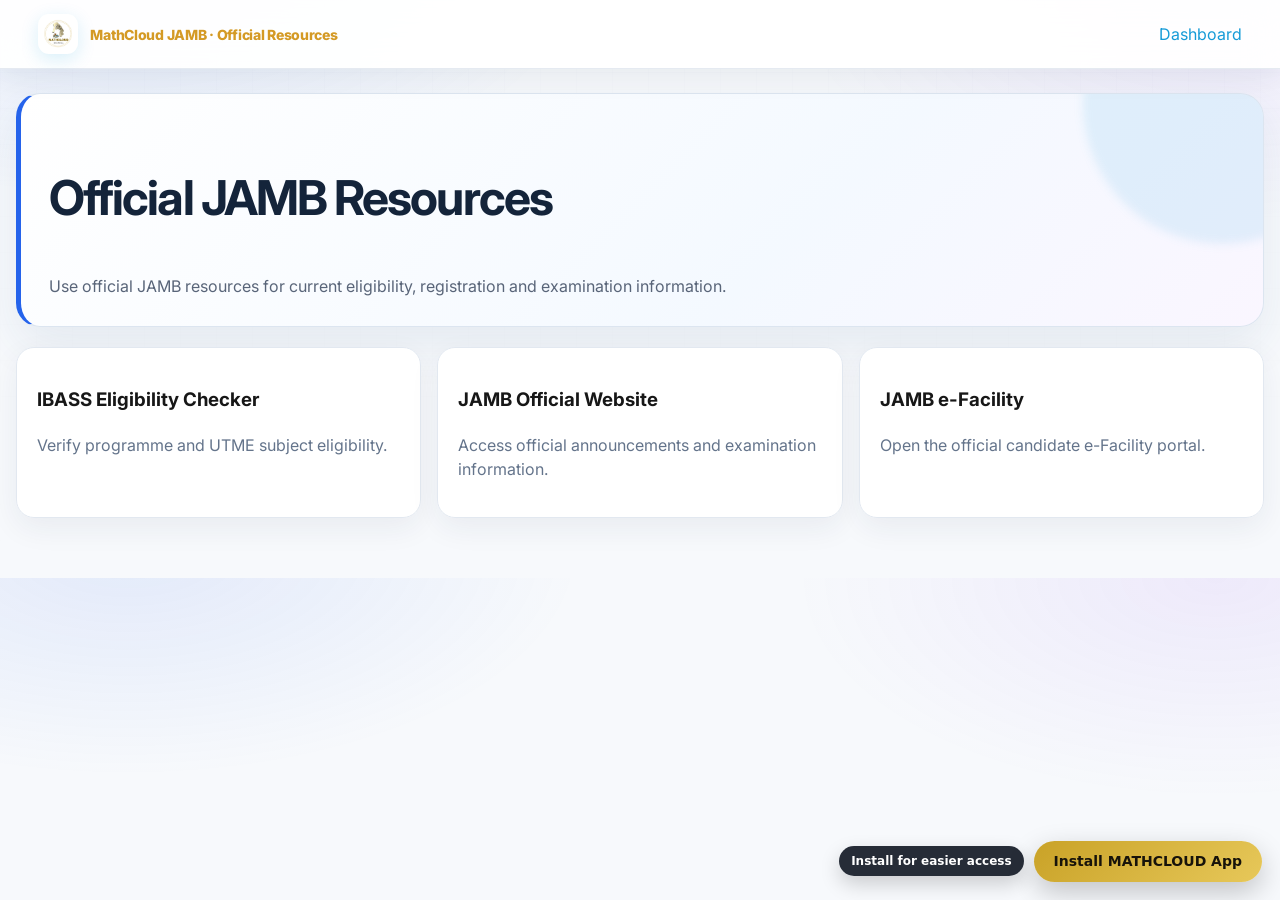
<file: official-resources.html>
<!doctype html><html lang="en"><head><link rel="preconnect" href="https://www.gstatic.com" crossorigin><link rel="preconnect" href="https://www.googleapis.com" crossorigin><link rel="manifest" href="../manifest.json"><meta name="theme-color" content="#c9a227"><meta name="apple-mobile-web-app-capable" content="yes"><meta name="apple-mobile-web-app-status-bar-style" content="default"><meta name="apple-mobile-web-app-title" content="MATHCLOUD"><link rel="stylesheet" href="../pwa.css"><meta charset="utf-8"><meta name="viewport" content="width=device-width,initial-scale=1"><title>Official Resources — MathCloud JAMB</title><link rel="stylesheet" href="../shared/styles.css"></head><body><header class="topbar"><div class="brand"><img decoding="async" src="../assets/logo.png" alt="MathCloud Tutorial logo"><span>MathCloud JAMB · Official Resources</span></div><a href="dashboard.html">Dashboard</a></header><main class="container"><section class="hero"><h1>Official JAMB Resources</h1><p class="muted" style="margin:0">Use official JAMB resources for current eligibility, registration and examination information.</p></section><div class="grid grid-3" style="margin-top:20px"><a class="card card-link" href="https://eligibility.jamb.gov.ng/" target="_blank" rel="noopener noreferrer"><h3>IBASS Eligibility Checker</h3><p class="muted">Verify programme and UTME subject eligibility.</p></a><a class="card card-link" href="https://www.jamb.gov.ng/" target="_blank" rel="noopener noreferrer"><h3>JAMB Official Website</h3><p class="muted">Access official announcements and examination information.</p></a><a class="card card-link" href="https://efacility.jamb.gov.ng/account/" target="_blank" rel="noopener noreferrer"><h3>JAMB e-Facility</h3><p class="muted">Open the official candidate e-Facility portal.</p></a></div></main><script src="../pwa.js"></script></body></html>
</file>
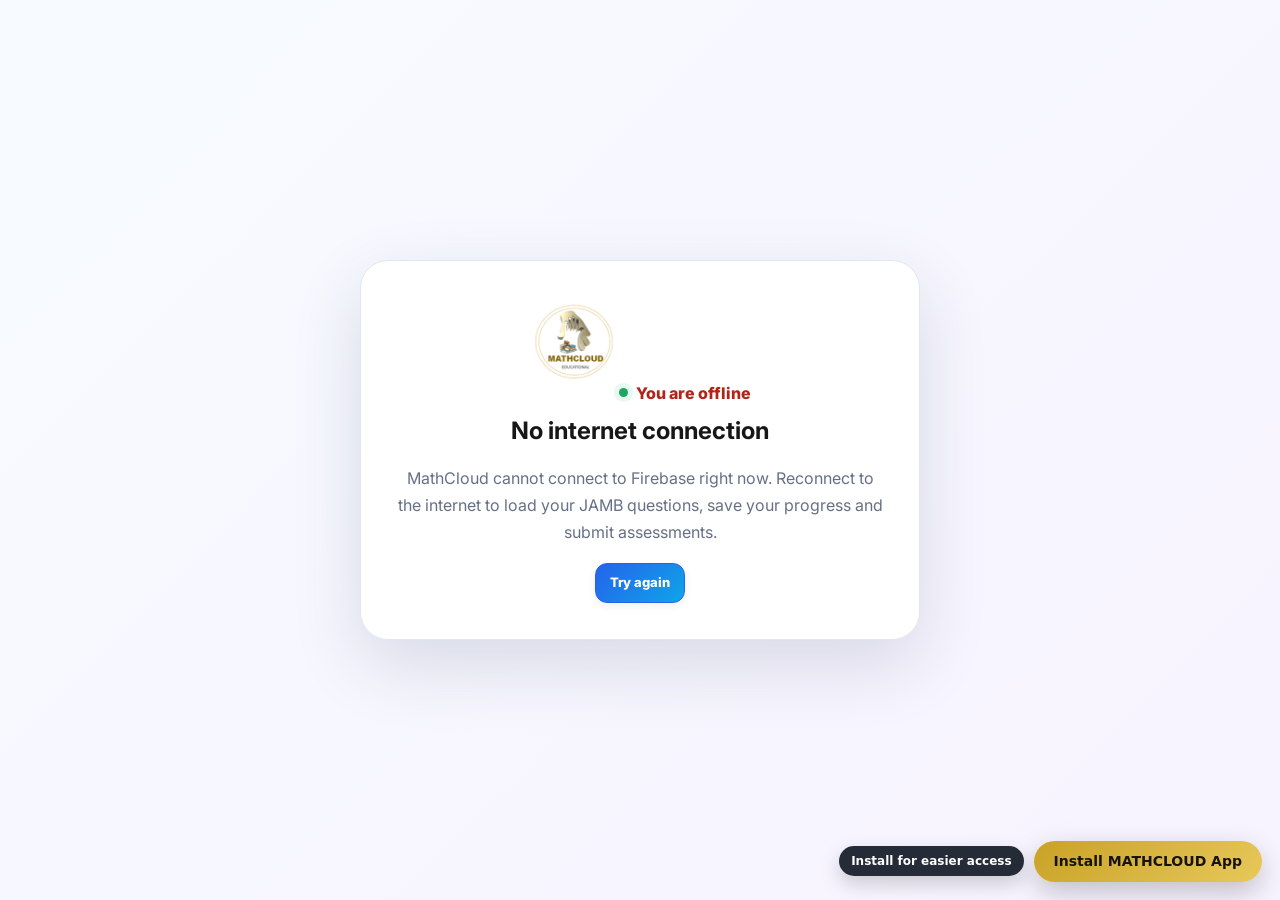
<file: offline.html>
<!doctype html><html lang="en"><head><link rel="preconnect" href="https://www.gstatic.com" crossorigin><link rel="preconnect" href="https://www.googleapis.com" crossorigin><link rel="manifest" href="manifest.json"><meta name="theme-color" content="#c9a227"><meta name="apple-mobile-web-app-capable" content="yes"><meta name="apple-mobile-web-app-status-bar-style" content="default"><meta name="apple-mobile-web-app-title" content="MATHCLOUD"><link rel="stylesheet" href="pwa.css"><meta charset="utf-8"><meta name="viewport" content="width=device-width,initial-scale=1"><title>Offline — MathCloud Tutorial</title><link rel="stylesheet" href="./shared/styles.css"></head><body><main class="mc-offline"><section class="mc-offline-card"><img decoding="async" src="./assets/logo.png" alt="MathCloud Tutorial"><div class="mc-online-dot" style="justify-content:center;color:#b42318">You are offline</div><h1>No internet connection</h1><p>MathCloud cannot connect to Firebase right now. Reconnect to the internet to load your JAMB questions, save your progress and submit assessments.</p><button class="btn btn-primary" onclick="location.reload()">Try again</button></section></main><script src="pwa.js"></script></body></html>
</file>
<file: pwa.css>
.mc-pwa-install-wrap{position:fixed;right:18px;bottom:18px;z-index:2147483000;display:flex;align-items:center;gap:10px;max-width:calc(100vw - 36px)}
.mc-pwa-install-btn{appearance:none;border:0;border-radius:999px;padding:13px 20px;background:linear-gradient(135deg,#c9a227,#e7c85a);color:#17130a;font:800 14px/1.1 system-ui,-apple-system,BlinkMacSystemFont,"Segoe UI",sans-serif;box-shadow:0 10px 28px rgba(0,0,0,.22);cursor:pointer;white-space:nowrap;transition:transform .18s ease,box-shadow .18s ease,filter .18s ease}
.mc-pwa-install-btn:hover{transform:translateY(-2px);box-shadow:0 14px 34px rgba(0,0,0,.28);filter:brightness(1.04)}
.mc-pwa-install-btn:focus-visible{outline:3px solid rgba(201,162,39,.45);outline-offset:3px}
.mc-pwa-install-btn.ready{box-shadow:0 12px 34px rgba(201,162,39,.42)}
.mc-pwa-install-note{background:rgba(20,27,39,.92);color:#fff;border-radius:999px;padding:9px 12px;font:700 12px/1 system-ui,-apple-system,BlinkMacSystemFont,"Segoe UI",sans-serif;box-shadow:0 8px 20px rgba(0,0,0,.18);white-space:nowrap}
.mc-pwa-guide{position:fixed;inset:0;z-index:2147483001;display:none;place-items:center;padding:18px;background:rgba(3,12,22,.72);backdrop-filter:blur(8px)}
.mc-pwa-guide.open{display:grid}
.mc-pwa-guide-card{width:min(560px,100%);max-height:min(760px,calc(100vh - 36px));overflow:auto;border:1px solid #d9dee7;border-radius:22px;background:#fff;color:#172033;padding:26px;box-shadow:0 30px 90px rgba(0,0,0,.32)}
.mc-pwa-guide-head{display:flex;align-items:flex-start;justify-content:space-between;gap:16px}.mc-pwa-guide h2{margin:0 0 7px;font-size:24px}.mc-pwa-guide p{color:#5d6b80;line-height:1.65}.mc-pwa-close{border:1px solid #d9dee7;background:#f5f7fa;color:#172033;border-radius:10px;width:38px;height:38px;font-size:22px;cursor:pointer}.mc-pwa-platform{margin-top:18px;border:1px solid #e2e7ee;border-radius:15px;padding:16px;background:#fafbfc}.mc-pwa-platform h3{margin:0 0 8px}.mc-pwa-actions{display:flex;gap:9px;flex-wrap:wrap;margin-top:20px}
@media(max-width:600px){.mc-pwa-install-wrap{right:12px;bottom:12px;left:12px;justify-content:center;max-width:none}.mc-pwa-install-btn{flex:1;width:auto;text-align:center}.mc-pwa-install-note{display:none}.mc-pwa-guide-card{padding:20px}.mc-pwa-guide{padding:10px}}
@media print{.mc-pwa-install-wrap,.mc-pwa-guide{display:none!important}}
</file>
<file: shared/styles.css>
@import url('https://fonts.googleapis.com/css2?family=Inter:wght@400;500;600;700;800&display=swap');
:root{--bg:#f4f8fc;--panel:#ffffff;--panel2:#f8fbff;--line:#dbe6f2;--text:#18324b;--muted:#63798f;--accent:#159bd7;--accent2:#3568d4;--success:#159b72;--warning:#d98b13;--danger:#dc4058;--shadow:0 16px 42px rgba(36,76,115,.10);--radius:18px}
*{box-sizing:border-box}html{scroll-behavior:smooth}body{margin:0;background:radial-gradient(circle at 5% 0%,rgba(21,155,215,.12),transparent 26%),radial-gradient(circle at 95% 12%,rgba(53,104,212,.10),transparent 28%),linear-gradient(180deg,#f7fbff 0%,#eef5fb 100%);color:var(--text);font-family:Inter,system-ui,-apple-system,BlinkMacSystemFont,"Segoe UI",sans-serif;line-height:1.5}body:before{content:"";position:fixed;inset:0;pointer-events:none;background-image:linear-gradient(rgba(39,91,132,.035) 1px,transparent 1px),linear-gradient(90deg,rgba(39,91,132,.035) 1px,transparent 1px);background-size:36px 36px;mask-image:linear-gradient(to bottom,black,transparent 75%)}
a{color:var(--accent);text-decoration:none}button,input,select{font:inherit}button{cursor:pointer}.topbar{position:sticky;top:0;z-index:20;display:flex;align-items:center;justify-content:space-between;gap:18px;padding:14px clamp(16px,3vw,42px);background:rgba(7,17,31,.82);backdrop-filter:blur(18px);border-bottom:1px solid rgba(255,255,255,.07);box-shadow:0 8px 30px rgba(0,0,0,.18)}.brand{display:flex;align-items:center;gap:12px;font-weight:800;letter-spacing:-.02em}.brand img{width:42px;height:42px;object-fit:contain;border-radius:12px;background:#fff;padding:4px;box-shadow:0 0 0 1px rgba(255,255,255,.12),0 8px 22px rgba(33,212,253,.14)}.topnav{display:flex;align-items:center;justify-content:flex-end;gap:9px;flex-wrap:wrap}.topnav a{padding:9px 12px;border-radius:10px;color:#cfe1f1}.topnav a:hover{background:rgba(255,255,255,.06);color:#fff}.container{width:min(1500px,calc(100% - 32px));margin:0 auto;padding:28px 0 60px}.hero{position:relative;overflow:hidden;padding:28px;border:1px solid var(--line);border-radius:24px;background:linear-gradient(135deg,rgba(16,31,51,.96),rgba(8,20,35,.92));box-shadow:var(--shadow)}.hero:after{content:"";position:absolute;width:280px;height:280px;right:-100px;top:-130px;border-radius:50%;background:rgba(33,212,253,.12);filter:blur(5px)}.toolbar{display:flex;align-items:center;justify-content:space-between;gap:18px;position:relative;z-index:1}.hero h1{font-size:clamp(30px,4vw,48px);letter-spacing:-.04em}.section-title{margin:0;font-size:20px;letter-spacing:-.025em}.muted{color:var(--muted)}.pill{display:inline-flex;align-items:center;justify-content:center;gap:6px;border-radius:999px;padding:6px 11px;font-size:11px;font-weight:800;letter-spacing:.08em;border:1px solid rgba(255,255,255,.08);background:rgba(255,255,255,.04)}.pill.active{color:#071d17;background:rgba(33,209,154,.9);border-color:transparent}.pill.pending{color:#3b2b06;background:rgba(246,200,95,.95);border-color:transparent}.pill.expired{color:#fff;background:rgba(255,93,115,.88);border-color:transparent}.grid{display:grid;gap:16px}.grid-2{grid-template-columns:repeat(2,minmax(0,1fr))}.grid-4{grid-template-columns:repeat(4,minmax(0,1fr))}.card{border:1px solid var(--line);border-radius:var(--radius);background:linear-gradient(145deg,rgba(15,30,49,.96),rgba(9,21,36,.96));box-shadow:0 12px 35px rgba(0,0,0,.2);padding:20px}.grid-4 .card{position:relative;overflow:hidden}.grid-4 .card:before{content:"";position:absolute;left:0;top:0;width:100%;height:2px;background:linear-gradient(90deg,var(--accent),var(--accent2));opacity:.8}.stat{font-size:34px;font-weight:800;line-height:1.1;margin-top:7px;letter-spacing:-.04em}.btn{border:1px solid transparent;border-radius:11px;padding:9px 14px;font-weight:700;font-size:13px;transition:.18s ease;white-space:nowrap}.btn:hover{transform:translateY(-1px)}.btn:disabled{opacity:.45;cursor:not-allowed;transform:none}.btn-primary{color:#04121f;background:linear-gradient(135deg,#54e5ff,#2a8cff);box-shadow:0 7px 20px rgba(33,212,253,.16)}.btn-secondary{color:#dceaf7;background:#12243a;border-color:#29425e}.btn-secondary:hover{background:#17304d;border-color:#3b5c7d}.btn-danger{color:#fff;background:linear-gradient(135deg,#ff6b7d,#d93655);box-shadow:0 7px 20px rgba(255,93,115,.12)}.row,.actions{display:flex;align-items:center;gap:8px;flex-wrap:wrap}.actions{justify-content:flex-end}.notice{margin-bottom:18px;padding:12px 15px;border:1px solid var(--line);border-radius:12px;background:#10233a}.field{display:flex;flex-direction:column;gap:7px}.field label{font-size:12px;font-weight:700;color:#b7cce0}input,select{width:100%;min-height:42px;border:1px solid #2a425d;border-radius:10px;background:#091727;color:#edf6ff;padding:9px 11px;outline:none}input::placeholder{color:#617990}input:focus,select:focus{border-color:var(--accent);box-shadow:0 0 0 3px rgba(33,212,253,.1)}select{appearance:auto}.table-wrap{overflow:auto;border:1px solid #1e334b;border-radius:14px;background:rgba(4,13,24,.28)}.table{width:100%;border-collapse:collapse;min-width:1000px}.table th{padding:13px 14px;text-align:left;font-size:11px;text-transform:uppercase;letter-spacing:.07em;color:#7892ab;background:#0a1727;border-bottom:1px solid #213750;white-space:nowrap}.table td{padding:14px;border-bottom:1px solid rgba(37,59,82,.65);vertical-align:top;font-size:13px}.table tbody tr{transition:.15s ease}.table tbody tr:hover{background:rgba(33,212,253,.035)}.table tbody tr:last-child td{border-bottom:0}.subject-chip{display:inline-block;padding:4px 7px;margin:2px 4px 2px 0;border-radius:7px;background:rgba(33,212,253,.08);border:1px solid rgba(33,212,253,.16);color:#9fefff;font-size:11px}.empty{text-align:center!important;color:var(--muted);padding:30px!important}.modal-backdrop{position:fixed;inset:0;z-index:100;display:grid;place-items:center;padding:20px;background:rgba(1,7,14,.76);backdrop-filter:blur(9px)}.modal-backdrop[hidden]{display:none}.modal{width:min(760px,100%);max-height:90vh;overflow:auto;padding:24px;border:1px solid #29435f;border-radius:22px;background:linear-gradient(145deg,#102238,#091725);box-shadow:0 30px 90px rgba(0,0,0,.5)}.modal h2{margin:0 0 18px;font-size:23px;letter-spacing:-.03em}.modal .actions{margin-top:20px}.modal .card{background:#0a1727;box-shadow:none}.topnav .btn{margin-left:2px}
@media(max-width:1100px){.grid-4{grid-template-columns:repeat(2,minmax(0,1fr))}.topbar{align-items:flex-start}.topnav{max-width:70%}}
@media(max-width:720px){.container{width:min(100% - 20px,1500px);padding-top:16px}.topbar{position:relative;padding:12px 10px;flex-direction:column}.topnav{max-width:none;width:100%;justify-content:flex-start}.brand span{font-size:13px}.hero,.card{padding:16px}.toolbar{align-items:flex-start;flex-direction:column}.grid-2,.grid-4{grid-template-columns:1fr}.stat{font-size:29px}.actions{justify-content:flex-start}.modal{padding:18px;border-radius:17px}.table td{padding:11px}.topnav a{padding:8px 9px}}
@media(prefers-reduced-motion:reduce){*,*:before,*:after{scroll-behavior:auto!important;transition:none!important}}

/* STUDENT MANAGEMENT — enhanced presentation, logic untouched */
section.card:has(#tbody){
  position:relative;
  overflow:hidden;
  padding:0;
  background:linear-gradient(145deg,#0d2138 0%,#081625 100%);
  border-color:rgba(77,190,255,.18);
}
section.card:has(#tbody)::before{
  content:"";
  display:block;
  height:4px;
  background:linear-gradient(90deg,#27d7ff,#477cff,#8c6cff);
}
section.card:has(#tbody)>.toolbar{
  padding:22px 22px 18px;
  border-bottom:1px solid rgba(255,255,255,.07);
  background:linear-gradient(180deg,rgba(20,42,68,.5),rgba(10,25,42,.15));
}
section.card:has(#tbody)>.toolbar>div:first-child{
  display:flex;
  flex-direction:column;
  gap:5px;
}
section.card:has(#tbody) .section-title{
  font-size:24px;
  font-weight:800;
  color:#f5fbff;
}
section.card:has(#tbody) #loading{
  font-size:12px;
  display:flex;
  align-items:center;
  gap:7px;
}
section.card:has(#tbody) #loading::before{
  content:"";
  width:7px;height:7px;border-radius:50%;
  background:#21d19a;
  box-shadow:0 0 0 4px rgba(33,209,154,.10),0 0 14px rgba(33,209,154,.45);
}
section.card:has(#tbody) .row{
  align-items:center;
  padding:8px;
  border:1px solid rgba(255,255,255,.08);
  border-radius:14px;
  background:rgba(3,12,23,.48);
}
section.card:has(#tbody) #search{
  width:min(360px,80vw)!important;
  min-height:44px;
  border:0;
  background:transparent;
}
section.card:has(#tbody) #statusFilter{
  width:160px!important;
  min-height:44px;
  border:1px solid rgba(255,255,255,.08);
  background:#0b1c2e;
}
section.card:has(#tbody)>.table-wrap{
  margin:0 22px!important;
  border-radius:16px;
  border:1px solid rgba(82,146,194,.18);
  box-shadow:inset 0 1px 0 rgba(255,255,255,.025),0 14px 30px rgba(0,0,0,.14);
}
section.card:has(#tbody) .table{
  min-width:1180px;
}
section.card:has(#tbody) .table th{
  height:48px;
  padding:12px 16px;
  color:#8daac3;
  background:#091827;
  font-size:10px;
  border-bottom:1px solid rgba(84,145,190,.20);
}
section.card:has(#tbody) .table td{
  padding:16px;
  color:#dceaf5;
  border-bottom:1px solid rgba(45,75,102,.45);
}
section.card:has(#tbody) .table tbody tr{
  background:rgba(8,21,35,.35);
}
section.card:has(#tbody) .table tbody tr:hover{
  background:linear-gradient(90deg,rgba(39,215,255,.055),rgba(71,124,255,.025));
}
section.card:has(#tbody) .table td:first-child{
  font-weight:800;
  color:#f3f9ff;
  min-width:180px;
}
section.card:has(#tbody) .table td:nth-child(2){color:#a9bfd1}
section.card:has(#tbody) .table td:nth-child(3){min-width:210px}
section.card:has(#tbody) .table td:nth-child(4){min-width:190px;line-height:1.8}
section.card:has(#tbody) .table td:nth-child(8){min-width:220px}
section.card:has(#tbody) .actions{gap:6px}
section.card:has(#tbody) .actions .btn{
  padding:8px 10px;
  font-size:11px;
  border-radius:9px;
}
section.card:has(#tbody)> .toolbar:last-child{
  margin:0!important;
  padding:15px 22px 18px;
  border-top:1px solid rgba(255,255,255,.06);
  background:rgba(4,14,25,.32);
}
section.card:has(#tbody) #pageInfo{
  font-size:12px;
  font-weight:700;
  color:#8fa9bd;
}
section.card:has(#tbody) #prevPage,
section.card:has(#tbody) #nextPage{
  min-width:82px;
}
@media(max-width:720px){
  section.card:has(#tbody)>.toolbar{padding:18px 14px 14px}
  section.card:has(#tbody)>.toolbar .row{width:100%;padding:6px;display:grid;grid-template-columns:1fr}
  section.card:has(#tbody) #search,
  section.card:has(#tbody) #statusFilter{width:100%!important}
  section.card:has(#tbody)>.table-wrap{margin:0 12px!important}
  section.card:has(#tbody)> .toolbar:last-child{padding:13px 14px 16px}
}



/* EDUCATION LIGHT THEME — clear resources and student actions */
.topbar{background:rgba(255,255,255,.94);border-bottom:1px solid #dbe6f2;box-shadow:0 7px 25px rgba(48,91,130,.08)}
.brand{color:#173550}.brand img{box-shadow:0 5px 18px rgba(21,155,215,.16)}
.topnav a{color:#48637b}.topnav a:hover{background:#edf6fc;color:#14517d}
.hero{border-color:#d7e5f1;background:linear-gradient(135deg,#ffffff 0%,#eef8ff 52%,#f5f1ff 100%);box-shadow:0 20px 55px rgba(44,91,133,.10)}
.hero:after{background:rgba(21,155,215,.10)}
.card{border-color:#d9e5ef;background:linear-gradient(145deg,#ffffff,#f8fbfe);box-shadow:0 12px 32px rgba(47,91,128,.08)}
.grid-4 .card:before{background:linear-gradient(90deg,#18a7df,#426fda,#815bd5)}
.section-title{color:#183b59}.muted{color:#6b8195}
.pill{background:#f0f6fb;border-color:#dce8f1;color:#4c6880}.pill.active{color:#075f48;background:#d9f6eb}.pill.pending{color:#795006;background:#fff0cc}.pill.expired{color:#a9273d;background:#ffe0e5}
.btn-primary{color:#fff;background:linear-gradient(135deg,#159fd8,#386bd5);box-shadow:0 7px 18px rgba(42,112,204,.20)}
.btn-secondary{color:#31506a;background:#f1f6fa;border-color:#cfdde9}.btn-secondary:hover{background:#e8f2f8;border-color:#a9c3d8}.btn-danger{background:linear-gradient(135deg,#e85b6d,#c93651);box-shadow:0 7px 18px rgba(220,64,88,.14)}
.notice{background:#eef8ff;border-color:#cfe5f4;color:#31536d}.field label{color:#4d677d}
input,select{border-color:#cbdbe8;background:#fff;color:#203c55;box-shadow:0 2px 7px rgba(49,89,123,.04)}input::placeholder{color:#91a5b7}input:focus,select:focus{border-color:#4ca9d8;box-shadow:0 0 0 3px rgba(21,155,215,.10)}
.table-wrap{border-color:#d6e3ed;background:#fff;box-shadow:0 8px 25px rgba(42,81,113,.06)}.table th{color:#567189;background:#eef5fa;border-bottom-color:#d5e2ec}.table td{color:#355169;border-bottom-color:#e6eef4}.table tbody tr{background:#fff}.table tbody tr:hover{background:linear-gradient(90deg,#f0faff,#f7f5ff)}.subject-chip{background:#e8f6fc;border-color:#c9e9f5;color:#16749e}
.modal-backdrop{background:rgba(28,52,74,.38)}.modal{border-color:#d3e1ec;background:linear-gradient(145deg,#fff,#f5f9fc);box-shadow:0 30px 80px rgba(35,70,101,.25)}.modal .card{background:#f7fbfe;box-shadow:none}
/* Resource cards: make learning areas visually obvious */
.grid-4 .card:nth-child(1),.grid-4 .card:nth-child(2),.grid-4 .card:nth-child(3),.grid-4 .card:nth-child(4){background:linear-gradient(145deg,#fff,#f1f9ff)}
.grid-4 .card .stat{color:#173f60}.grid-4 .card:nth-child(1) .stat{color:#168cc2}.grid-4 .card:nth-child(2) .stat{color:#4770cf}.grid-4 .card:nth-child(3) .stat{color:#7b58c8}.grid-4 .card:nth-child(4) .stat{color:#159b72}
section.card:has(#tbody){border:1px solid #cfe0ec;background:linear-gradient(145deg,#ffffff 0%,#f5faff 62%,#faf7ff 100%);box-shadow:0 22px 55px rgba(44,88,125,.11)}
section.card:has(#tbody)::before{background:linear-gradient(90deg,#18a8df,#4274d7,#895bd1);box-shadow:0 3px 12px rgba(55,111,204,.18)}
section.card:has(#tbody)>.toolbar:first-child{background:linear-gradient(135deg,#fafdff,#edf7fd 55%,#f7f1ff);border-bottom-color:#dce8f1}
section.card:has(#tbody)>.toolbar:first-child .section-title{color:#183b59}
section.card:has(#tbody)>.toolbar:first-child .section-title::before{background:linear-gradient(135deg,#e2f6ff,#eee9ff);border-color:#cce2ef}
section.card:has(#tbody) .row{background:#fff;border-color:#d6e3ed;box-shadow:0 5px 15px rgba(40,84,119,.05)}
section.card:has(#tbody) #statusFilter{background:#fff;border-color:#cbdbe8;color:#355169}
section.card:has(#tbody)>.table-wrap{border-color:#d2e1eb;background:#fff;box-shadow:0 12px 28px rgba(40,83,119,.07)}
section.card:has(#tbody) .table th{color:#567189;background:linear-gradient(180deg,#f4f9fc,#edf4f8);border-bottom-color:#d6e3ec}
section.card:has(#tbody) .table td{color:#38536a;border-bottom-color:#e2ebf2}
section.card:has(#tbody) .table tbody tr{background:#fff}
section.card:has(#tbody) .table tbody tr:hover{background:linear-gradient(90deg,#eefaff,#f7f3ff)}
section.card:has(#tbody) .table td:first-child{color:#183b59}
section.card:has(#tbody) .table td:nth-child(2){color:#60788d}
section.card:has(#tbody)>.toolbar:last-child{background:#f5f9fc;border-top-color:#dce8f0}
section.card:has(#tbody) #pageInfo{color:#63798d}
section.card:has(#tbody) .actions{display:grid;grid-template-columns:repeat(2,minmax(86px,1fr));gap:6px;min-width:185px}
section.card:has(#tbody) .actions .btn{width:100%;text-align:center;box-shadow:none}
@media(max-width:720px){section.card:has(#tbody) .actions{grid-template-columns:repeat(2,minmax(100px,1fr));min-width:0}}


/* =========================================================
   MATHCLOUD GOLD • BLUE • RED • WHITE • PURPLE • BLACK THEME
   Visual-only overrides — HTML / JS / Firebase untouched.
   ========================================================= */
:root{
  --mc-gold:#d9a441;
  --mc-gold-soft:#fff6df;
  --mc-blue:#1769e0;
  --mc-blue-soft:#eaf3ff;
  --mc-red:#d83a3a;
  --mc-red-soft:#fff0f0;
  --mc-purple:#7047c8;
  --mc-purple-soft:#f3efff;
  --mc-black:#171717;
  --mc-white:#ffffff;
  --mc-border:#e2e5eb;
  --mc-text:#171717;
  --mc-muted:#667085;
}
body{background:#f7f8fb!important;color:var(--mc-text)!important;}
.topbar{background:linear-gradient(100deg,var(--mc-black) 0%,#242424 42%,var(--mc-purple) 100%)!important;color:#fff!important;border-bottom:3px solid var(--mc-gold)!important;}
.brand{color:#fff!important}.brand span,.topnav a.active{color:var(--mc-gold)!important}
.topnav a{color:#fff!important}.topnav a:hover{color:var(--mc-gold)!important}
.container{max-width:1500px!important}
.hero{background:linear-gradient(120deg,#fff 0%,#eef5ff 48%,#f5efff 100%)!important;border:1px solid #dce4f2!important;border-left:6px solid var(--mc-blue)!important;box-shadow:0 14px 35px rgba(23,105,224,.10)!important}
.hero h1{color:var(--mc-black)!important}.hero p{color:#596579!important}
.card{background:var(--mc-white)!important;border:1px solid var(--mc-border)!important;box-shadow:0 8px 25px rgba(20,24,40,.07)!important}
.card h2,.card h3{color:var(--mc-black)!important}
.stat{background:#fff!important;border-top:4px solid var(--mc-blue)!important;box-shadow:0 7px 22px rgba(20,24,40,.08)!important}
.stat:nth-child(2){border-top-color:var(--mc-gold)!important}.stat:nth-child(3){border-top-color:var(--mc-purple)!important}.stat:nth-child(4){border-top-color:var(--mc-red)!important}
.stat strong,.stat .value{color:var(--mc-black)!important}
.btn{border:1px solid #d7dbe3!important;background:#fff!important;color:var(--mc-black)!important;box-shadow:0 3px 8px rgba(20,24,40,.07)!important}
.btn:hover{transform:translateY(-1px)!important;box-shadow:0 6px 14px rgba(20,24,40,.12)!important}
.btn-primary{background:linear-gradient(135deg,var(--mc-blue),#2f8cff)!important;color:#fff!important;border-color:var(--mc-blue)!important}
.btn-secondary{background:linear-gradient(135deg,var(--mc-purple),#936de4)!important;color:#fff!important;border-color:var(--mc-purple)!important}
.btn-danger{background:linear-gradient(135deg,var(--mc-red),#ed5a5a)!important;color:#fff!important;border-color:var(--mc-red)!important}
.btn-gold{background:linear-gradient(135deg,var(--mc-gold),#f0c45f)!important;color:#171717!important}
.pill{font-weight:800!important;border:1px solid transparent!important}
.pill.success{background:#eaf8ef!important;color:#17743b!important;border-color:#bfe8cc!important}
.pill.warning{background:var(--mc-gold-soft)!important;color:#8a6414!important;border-color:#efd38c!important}
.pill.danger{background:var(--mc-red-soft)!important;color:#a52626!important;border-color:#f0baba!important}
.pill.info{background:var(--mc-blue-soft)!important;color:#1459bb!important;border-color:#bdd7ff!important}
.toolbar{background:linear-gradient(90deg,#fff,var(--mc-blue-soft),#fff)!important;border:1px solid #d9e3f2!important;padding:16px!important;border-radius:16px!important}
.field input,.field select,.field textarea{background:#fff!important;border:1px solid #cfd5df!important;color:var(--mc-black)!important}
.field input:focus,.field select:focus,.field textarea:focus{border-color:var(--mc-blue)!important;box-shadow:0 0 0 3px rgba(23,105,224,.12)!important}
.table-wrap{background:#fff!important;border:1px solid var(--mc-border)!important;border-radius:16px!important;overflow:auto!important}
.table thead{background:linear-gradient(90deg,var(--mc-black),#303030)!important;color:#fff!important}
.table th{color:#fff!important;border-color:#3b3b3b!important;white-space:nowrap!important}
.table td{background:#fff!important;color:#252525!important;border-bottom:1px solid #edf0f4!important;vertical-align:middle!important}
.table tbody tr:hover td{background:#f5f8ff!important}
.table tbody tr:nth-child(even) td{background:#fcfcfd!important}.table tbody tr:nth-child(even):hover td{background:#f5f8ff!important}
.subject-chip{background:linear-gradient(135deg,var(--mc-purple-soft),#fff)!important;color:#5a36ae!important;border:1px solid #d9cdf9!important}
.notice{background:linear-gradient(90deg,#fff8e6,#fff)!important;border-left:4px solid var(--mc-gold)!important;color:#5f4a1b!important}
.actions{display:grid!important;grid-template-columns:repeat(2,minmax(100px,1fr))!important;gap:8px!important;align-items:center!important;min-width:220px!important}.actions .btn{width:100%!important;justify-content:center!important;min-height:38px!important}
.modal-backdrop{background:rgba(0,0,0,.58)!important;backdrop-filter:blur(5px)!important}.modal{background:#fff!important;border-top:5px solid var(--mc-purple)!important;box-shadow:0 25px 70px rgba(0,0,0,.25)!important}
.empty{background:linear-gradient(135deg,#fff,#f5f7fb)!important;border:1px dashed #cbd2dd!important;color:var(--mc-muted)!important}
.muted{color:var(--mc-muted)!important}
@media(max-width:760px){.actions{grid-template-columns:1fr!important;min-width:150px!important}.toolbar{padding:12px!important}.hero{border-left-width:4px!important}}
/* =========================================================
   MATHCLOUD CBT EXAM INTERFACE
   Standard CBT question + option layout
   Responsive desktop / tablet / mobile
   ========================================================= */

/* CBT main container */
.cbt-container,
.cbt-exam,
.exam-container,
.question-container {
  width: 100%;
  max-width: 1200px;
  margin: 0 auto;
}

/* CBT question panel */
.cbt-question,
.question-card,
.question-panel,
.question-box {
  background: #ffffff !important;
  border: 1px solid #dfe4eb !important;
  border-radius: 12px !important;
  box-shadow: 0 5px 18px rgba(20, 24, 40, .07) !important;
  padding: 24px !important;
  color: #171717 !important;
}

/* Question number */
.question-number,
.question-title-number {
  display: inline-flex;
  align-items: center;
  justify-content: center;
  min-width: 42px;
  height: 36px;
  padding: 0 12px;
  margin-bottom: 14px;
  border-radius: 7px;
  background: #1769e0 !important;
  color: #ffffff !important;
  font-size: 13px;
  font-weight: 800;
}

/* Question text */
.question-text,
.question,
.question-card .question-text {
  display: block;
  margin: 4px 0 22px !important;
  color: #171717 !important;
  font-size: 18px !important;
  line-height: 1.65 !important;
  font-weight: 600 !important;
  letter-spacing: 0 !important;
}

/* =========================================================
   OPTIONS
   ========================================================= */

.options,
.question-options,
.option-list,
.answers {
  display: flex !important;
  flex-direction: column !important;
  gap: 10px !important;
  width: 100% !important;
  margin-top: 12px !important;
}

/* Individual option */
.option,
.answer-option,
.question-option,
.options label,
.option-list label {
  position: relative;
  display: flex !important;
  align-items: center !important;
  width: 100% !important;
  min-height: 52px !important;
  padding: 12px 16px !important;
  border: 1px solid #d7dde6 !important;
  border-radius: 8px !important;
  background: #ffffff !important;
  color: #252525 !important;
  cursor: pointer !important;
  transition:
    background .15s ease,
    border-color .15s ease,
    box-shadow .15s ease,
    transform .15s ease !important;
}

/* Option hover */
.option:hover,
.answer-option:hover,
.question-option:hover,
.options label:hover,
.option-list label:hover {
  background: #f5f8ff !important;
  border-color: #1769e0 !important;
  box-shadow: 0 3px 10px rgba(23, 105, 224, .08) !important;
}

/* Option radio / checkbox */
.option input[type="radio"],
.option input[type="checkbox"],
.answer-option input[type="radio"],
.answer-option input[type="checkbox"],
.question-option input[type="radio"],
.question-option input[type="checkbox"],
.options input[type="radio"],
.options input[type="checkbox"] {
  flex: 0 0 auto !important;
  width: 18px !important;
  height: 18px !important;
  min-height: 18px !important;
  margin: 0 12px 0 0 !important;
  padding: 0 !important;
  accent-color: #1769e0 !important;
  box-shadow: none !important;
}

/* Option text */
.option span,
.answer-option span,
.question-option span,
.options label span,
.option-list label span {
  flex: 1 !important;
  color: #252525 !important;
  font-size: 15px !important;
  line-height: 1.55 !important;
  font-weight: 500 !important;
}

/* Selected option */
.option:has(input:checked),
.answer-option:has(input:checked),
.question-option:has(input:checked),
.options label:has(input:checked),
.option-list label:has(input:checked) {
  background: #eaf3ff !important;
  border-color: #1769e0 !important;
  box-shadow: 0 0 0 2px rgba(23, 105, 224, .08) !important;
}

/* =========================================================
   A B C D OPTION LETTER
   ========================================================= */

.option-letter,
.answer-letter,
.choice-letter {
  display: inline-flex !important;
  align-items: center !important;
  justify-content: center !important;
  flex: 0 0 30px !important;
  width: 30px !important;
  height: 30px !important;
  margin-right: 12px !important;
  border: 1px solid #cfd6df !important;
  border-radius: 50% !important;
  background: #f7f8fa !important;
  color: #344054 !important;
  font-size: 12px !important;
  font-weight: 800 !important;
}

.option:hover .option-letter,
.answer-option:hover .answer-letter,
.question-option:hover .choice-letter {
  border-color: #1769e0 !important;
  color: #1769e0 !important;
}

.option:has(input:checked) .option-letter,
.answer-option:has(input:checked) .answer-letter,
.question-option:has(input:checked) .choice-letter {
  background: #1769e0 !important;
  border-color: #1769e0 !important;
  color: #ffffff !important;
}

/* =========================================================
   CBT NAVIGATION
   ========================================================= */

.cbt-navigation,
.question-navigation,
.exam-navigation,
.cbt-actions {
  display: flex !important;
  align-items: center !important;
  justify-content: space-between !important;
  gap: 12px !important;
  margin-top: 20px !important;
  padding-top: 18px !important;
  border-top: 1px solid #e5e7eb !important;
}

.cbt-navigation .btn,
.question-navigation .btn,
.exam-navigation .btn,
.cbt-actions .btn {
  min-width: 110px !important;
  min-height: 42px !important;
}

/* Previous */
#prevQuestion,
.prev-question,
.btn-prev {
  background: #ffffff !important;
  color: #344054 !important;
  border: 1px solid #cfd5df !important;
}

/* Next */
#nextQuestion,
.next-question,
.btn-next {
  background: #1769e0 !important;
  color: #ffffff !important;
  border-color: #1769e0 !important;
}

/* Submit */
#submitExam,
.submit-exam,
.btn-submit {
  background: #168b57 !important;
  color: #ffffff !important;
  border-color: #168b57 !important;
}

/* =========================================================
   QUESTION PROGRESS
   ========================================================= */

.cbt-progress,
.question-progress,
.exam-progress {
  width: 100%;
  height: 8px !important;
  overflow: hidden;
  border-radius: 999px !important;
  background: #e8edf3 !important;
  margin: 10px 0 20px !important;
}

.cbt-progress-bar,
.question-progress-bar,
.exam-progress-bar {
  height: 100% !important;
  border-radius: inherit !important;
  background: #1769e0 !important;
  transition: width .25s ease !important;
}

/* =========================================================
   QUESTION PALETTE
   ========================================================= */

.question-palette,
.question-numbers,
.cbt-question-grid {
  display: grid !important;
  grid-template-columns: repeat(auto-fill, minmax(40px, 1fr)) !important;
  gap: 7px !important;
}

.question-palette button,
.question-numbers button,
.cbt-question-grid button {
  width: 40px !important;
  height: 40px !important;
  padding: 0 !important;
  border: 1px solid #d4dae3 !important;
  border-radius: 7px !important;
  background: #ffffff !important;
  color: #344054 !important;
  font-size: 12px !important;
  font-weight: 700 !important;
  box-shadow: none !important;
}

.question-palette button:hover,
.question-numbers button:hover,
.cbt-question-grid button:hover {
  border-color: #1769e0 !important;
  color: #1769e0 !important;
}

.question-palette button.active,
.question-numbers button.active,
.cbt-question-grid button.active {
  background: #1769e0 !important;
  border-color: #1769e0 !important;
  color: #ffffff !important;
}

.question-palette button.answered,
.question-numbers button.answered,
.cbt-question-grid button.answered {
  background: #eaf8ef !important;
  border-color: #a9dfbd !important;
  color: #17743b !important;
}

/* =========================================================
   TIMER
   ========================================================= */

.cbt-timer,
.exam-timer,
#timer {
  display: inline-flex !important;
  align-items: center !important;
  justify-content: center !important;
  min-width: 110px !important;
  min-height: 42px !important;
  padding: 8px 14px !important;
  border: 1px solid #e2c46d !important;
  border-radius: 8px !important;
  background: #fff8e6 !important;
  color: #795006 !important;
  font-size: 16px !important;
  font-weight: 800 !important;
  font-variant-numeric: tabular-nums !important;
}

/* =========================================================
   INSTRUCTIONS / EXAM HEADER
   ========================================================= */

.cbt-header,
.exam-header {
  background: #ffffff !important;
  border: 1px solid #dfe4eb !important;
  border-radius: 12px !important;
  padding: 18px 20px !important;
  margin-bottom: 16px !important;
}

.cbt-header h1,
.cbt-header h2,
.exam-header h1,
.exam-header h2 {
  margin: 0 !important;
  color: #171717 !important;
}

.cbt-header p,
.exam-header p {
  color: #667085 !important;
}

/* =========================================================
   IMAGES / EQUATIONS INSIDE QUESTIONS
   ========================================================= */

.question-text img,
.question img,
.question-card img {
  display: block;
  max-width: 100% !important;
  height: auto !important;
  margin: 16px auto !important;
  border-radius: 6px !important;
}

.question-text table,
.question table,
.question-card table {
  width: 100%;
  max-width: 100%;
  overflow-x: auto;
  border-collapse: collapse;
  margin: 16px 0;
}

.question-text td,
.question-text th,
.question td,
.question th {
  border: 1px solid #dfe4eb;
  padding: 8px 10px;
}

/* =========================================================
   MOBILE CBT
   ========================================================= */

@media (max-width: 720px) {

  .cbt-question,
  .question-card,
  .question-panel,
  .question-box {
    padding: 16px !important;
    border-radius: 10px !important;
  }

  .question-text,
  .question-card .question-text {
    font-size: 16px !important;
    line-height: 1.6 !important;
    margin-bottom: 18px !important;
  }

  .option,
  .answer-option,
  .question-option,
  .options label,
  .option-list label {
    min-height: 50px !important;
    padding: 10px 12px !important;
  }

  .option span,
  .answer-option span,
  .question-option span,
  .options label span,
  .option-list label span {
    font-size: 14px !important;
  }

  .option-letter,
  .answer-letter,
  .choice-letter {
    flex-basis: 28px !important;
    width: 28px !important;
    height: 28px !important;
    margin-right: 9px !important;
  }

  .cbt-navigation,
  .question-navigation,
  .exam-navigation,
  .cbt-actions {
    flex-wrap: wrap !important;
  }

  .cbt-navigation .btn,
  .question-navigation .btn,
  .exam-navigation .btn,
  .cbt-actions .btn {
    flex: 1 1 calc(50% - 6px) !important;
    min-width: 0 !important;
  }

  .question-palette,
  .question-numbers,
  .cbt-question-grid {
    grid-template-columns: repeat(6, 40px) !important;
  }

  .cbt-timer,
  .exam-timer,
  #timer {
    min-width: 95px !important;
    font-size: 14px !important;
  }
}

/* Small phones */
@media (max-width: 420px) {

  .cbt-question,
  .question-card,
  .question-panel,
  .question-box {
    padding: 13px !important;
  }

  .question-text,
  .question-card .question-text {
    font-size: 15px !important;
  }

  .option,
  .answer-option,
  .question-option,
  .options label,
  .option-list label {
    padding: 9px 10px !important;
  }

  .option span,
  .answer-option span,
  .question-option span,
  .options label span,
  .option-list label span {
    font-size: 13px !important;
  }

  .cbt-navigation .btn,
  .question-navigation .btn,
  .exam-navigation .btn,
  .cbt-actions .btn {
    flex: 1 1 100% !important;
  }

  .question-palette,
  .question-numbers,
  .cbt-question-grid {
    grid-template-columns: repeat(5, 40px) !important;
  }
}
/* Practice answer feedback */
.answer-correct{border-color:#15945f!important;background:linear-gradient(90deg,#ecfff5,#f7fffb)!important}.answer-wrong{border-color:#d94841!important;background:linear-gradient(90deg,#fff0ef,#fffafa)!important}.answer-badge{float:right;display:inline-block;padding:3px 7px;border-radius:999px;background:#dff8eb;color:#087443;font-size:10px;font-weight:900;letter-spacing:.04em}.answer-badge.wrong{background:#ffe1df;color:#a52e28}


/* Compact read-aloud control — intentionally small so it never dominates the design. */
.read-aloud-host{position:relative}
.read-aloud-btn{display:inline-flex;align-items:center;gap:6px;margin:8px 0 4px;padding:5px 9px;border:1px solid #cfd9e5;border-radius:999px;background:#fff;color:#314a63;font-size:11px;font-weight:700;line-height:1;box-shadow:0 2px 7px rgba(20,24,40,.06);cursor:pointer;transition:.16s ease}
.read-aloud-btn:before{content:"🔊";font-size:11px}.read-aloud-btn:hover{transform:translateY(-1px);border-color:#8fb1cf}.read-aloud-btn:focus-visible{outline:3px solid rgba(23,105,224,.18);outline-offset:2px}
@media(max-width:720px){.read-aloud-btn{font-size:10px;padding:5px 8px}}

/* 2026-09-12 learning UI refinements */
.topic-actions{margin-top:12px;justify-content:flex-start!important;display:flex!important;min-width:0!important;grid-template-columns:none!important}
.topic-actions .btn{width:auto!important;min-height:34px!important;padding:7px 11px!important}
.lesson-toolbar{display:flex;align-items:center;justify-content:space-between;gap:12px;padding:10px 12px;border:1px solid #dce5ef;border-radius:12px;background:#f7fafc}
.lesson-toolbar .read-aloud-btn{margin:0!important}
.question-key{width:30px!important;height:30px!important;min-width:30px!important;padding:0!important;border:1px solid #d4dae3!important;border-radius:7px!important;background:#fff!important;color:#344054!important;font-size:11px!important;font-weight:800!important;box-shadow:none!important}
.question-key.active{background:#1769e0!important;border-color:#1769e0!important;color:#fff!important}
.question-key.answered{background:#eaf8ef!important;border-color:#a9dfbd!important;color:#17743b!important}
.question-key.flagged{box-shadow:inset 0 -3px 0 #e3ad24!important}
#palette{display:grid!important;grid-template-columns:repeat(auto-fill,minmax(30px,30px))!important;gap:5px!important;justify-content:start!important}
@media(max-width:700px){#topics .card-link{padding:14px}.lesson-toolbar{align-items:flex-start}.question-key{width:28px!important;height:28px!important;min-width:28px!important}}


/* MathCloud processing / offline experience */
.mc-processing{position:fixed;inset:0;z-index:99999;display:flex;align-items:center;justify-content:center;padding:22px;background:rgba(10,18,32,.78);backdrop-filter:blur(10px)}
.mc-processing[hidden]{display:none!important}.mc-processing-card{width:min(440px,94vw);text-align:center;background:#fff;border-radius:28px;padding:30px 26px 26px;box-shadow:0 30px 90px rgba(0,0,0,.35);border:1px solid #e3e9f2}.mc-logo-wrap{width:92px;height:92px;margin:0 auto 14px;border-radius:24px;background:#fff;display:grid;place-items:center;box-shadow:0 10px 30px rgba(23,105,224,.16);overflow:hidden}.mc-logo-wrap img{width:76px;height:76px;object-fit:contain}.mc-processing-card h2{margin:4px 0 8px;color:#172033}.mc-processing-card p{margin:0 0 18px;color:#68758a}.mc-processing-card small{display:block;margin-top:12px;color:#8b96a8}.mc-spinner{width:34px;height:34px;border:4px solid #e5eaf2;border-top-color:#1769e0;border-right-color:#7047c8;border-radius:50%;margin:0 auto 14px;animation:mcspin .8s linear infinite}.mc-progress{height:5px;border-radius:10px;background:#edf1f6;overflow:hidden}.mc-progress span{display:block;height:100%;width:40%;border-radius:10px;background:linear-gradient(90deg,#1769e0,#7047c8,#d9a441);animation:mcprogress 1.2s ease-in-out infinite}@keyframes mcspin{to{transform:rotate(360deg)}}@keyframes mcprogress{0%{transform:translateX(-120%)}100%{transform:translateX(300%)}}
.mc-busy{overflow:hidden}.mc-offline{position:fixed;inset:0;z-index:100000;background:linear-gradient(135deg,#f7fbff,#f7f3ff);display:grid;place-items:center;padding:24px}.mc-offline-card{width:min(560px,94vw);background:#fff;border:1px solid #e1e7f0;border-radius:28px;padding:36px;text-align:center;box-shadow:0 25px 70px rgba(30,45,70,.14)}.mc-offline-card img{width:90px;height:90px;object-fit:contain;margin-bottom:10px}.mc-offline-card h1{margin:8px 0;color:#171717}.mc-offline-card p{color:#667085;line-height:1.7}.mc-online-dot{display:inline-flex;align-items:center;gap:8px;font-weight:800}.mc-online-dot:before{content:"";width:9px;height:9px;border-radius:50%;background:#20a463;box-shadow:0 0 0 5px #e6f8ef}
.mc-center-notice{position:fixed!important;left:50%!important;top:50%!important;transform:translate(-50%,-50%)!important;z-index:99990!important;width:min(520px,calc(100vw - 30px));margin:0!important;box-shadow:0 20px 60px rgba(20,30,50,.22)!important}
@media(max-width:600px){.mc-processing-card{padding:25px 20px;border-radius:22px}.mc-offline-card{padding:28px 20px;border-radius:22px}}

/* Mathematics */
.MathJax{font-size:1.08em!important}.question-text .MathJax,.lesson-content .MathJax{font-size:1.06em!important}.lesson-content{font-size:16px;line-height:1.85}.lesson-content .math-block{overflow-x:auto}

/* Digital calculator — floating launcher + dialog (ordinary / scientific switch) */
.mc-calc-fab{position:fixed;right:20px;bottom:20px;z-index:9000;width:56px;height:56px;border-radius:50%;border:1px solid rgba(255,255,255,.14);background:linear-gradient(135deg,#54e5ff,#2a8cff);color:#04121f;font-size:24px;display:flex;align-items:center;justify-content:center;box-shadow:0 12px 30px rgba(33,212,253,.35);cursor:pointer;transition:.18s ease}
.mc-calc-fab:hover{transform:translateY(-2px) scale(1.03)}
.mc-calc-fab[hidden]{display:none}
.mc-calc-backdrop{position:fixed;inset:0;z-index:9500;display:grid;place-items:center;padding:16px;background:rgba(1,7,14,.7);backdrop-filter:blur(6px)}
.mc-calc-backdrop[hidden]{display:none}
.mc-calc-dialog{width:min(340px,100%);border:1px solid #29435f;border-radius:20px;background:linear-gradient(160deg,#102238,#091725);box-shadow:0 30px 90px rgba(0,0,0,.5);padding:14px}
.mc-calc-head{display:flex;align-items:center;gap:10px;color:#dceaf7;margin-bottom:8px}
.mc-calc-head strong{flex:1;font-size:14px}
.mc-calc-switch{display:flex;align-items:center;gap:6px;font-size:11px;color:#9fb6cc;cursor:pointer}
.mc-calc-close{border:1px solid #29425e;background:#12243a;color:#dceaf7;border-radius:9px;width:28px;height:28px;cursor:pointer;line-height:1}
.mc-calc-display{background:#091727;border:1px solid #2a425d;border-radius:12px;padding:14px 12px;text-align:right;font-size:24px;font-weight:700;color:#edf6ff;min-height:34px;overflow-x:auto;white-space:nowrap;margin-bottom:10px}
.mc-calc-grid{display:grid;grid-template-columns:repeat(4,1fr);gap:7px;margin-bottom:8px}
.mc-calc-sci{grid-template-columns:repeat(4,1fr)}
.mc-calc-sci[hidden]{display:none}
.mc-calc-btn{border:1px solid #29425e;background:#12243a;color:#dceaf7;border-radius:10px;padding:11px 0;font-size:15px;font-weight:700;cursor:pointer;transition:.12s ease}
.mc-calc-btn:hover{background:#17304d;transform:translateY(-1px)}
.mc-calc-wide{grid-column:span 2}
.mc-calc-equals{width:100%;border:0;border-radius:10px;padding:12px 0;font-size:16px;font-weight:800;color:#04121f;background:linear-gradient(135deg,#54e5ff,#2a8cff);cursor:pointer}
@media(max-width:480px){.mc-calc-fab{right:14px;bottom:14px;width:50px;height:50px;font-size:20px}.mc-calc-dialog{padding:12px}.mc-calc-btn{padding:10px 0;font-size:14px}}


/* ==========================================================================
   Shared layout + admin Content Library components
   --------------------------------------------------------------------------
   `.grid-3` was referenced by admin/content.html, student/topics.html,
   student/dashboard.html and student/official-resources.html but was never
   defined, so every one of those grids collapsed to a single column. It is
   defined here alongside the Content Library's progress, skeleton and
   question-preview components.
   ========================================================================== */
.grid-3{grid-template-columns:repeat(3,minmax(0,1fr))}
@media(max-width:1100px){.grid-3{grid-template-columns:repeat(2,minmax(0,1fr))}}
@media(max-width:720px){.grid-3{grid-template-columns:1fr}}

/* Secondary line under a headline statistic. */
.mc-stat-note{font-size:12px;line-height:1.45;margin-top:6px}
.mc-stat-note:empty{display:none}

/* Disabled file-picker label (a <label> cannot use the :disabled state). */
.mc-disabled{opacity:.45;pointer-events:none;cursor:not-allowed}
body.mc-busy{cursor:progress}

/* Batched-job progress indicator. */
.mc-progress{margin-top:20px;padding:14px 16px;border:1px solid #d9e5ef;border-radius:14px;
  background:linear-gradient(145deg,#ffffff,#f4faff);box-shadow:0 8px 24px rgba(47,91,128,.07)}
.mc-progress[hidden]{display:none}
.mc-progress-head{display:flex;align-items:center;justify-content:space-between;gap:12px;
  margin-bottom:9px;font-size:13px;font-weight:700;color:#1d4468}
.mc-progress-track{height:8px;border-radius:999px;background:#e3eef7;overflow:hidden}
.mc-progress-bar{height:100%;width:0;border-radius:999px;
  background:linear-gradient(90deg,#18a7df,#426fda);transition:width .25s ease}

/* Loading placeholders shown while a scoped Firebase read is in flight. */
.mc-skeleton{display:flex;flex-direction:column;gap:10px;padding:18px;border:1px solid #e0eaf3;
  border-radius:var(--radius);background:#fff}
.mc-skeleton-line{display:block;height:13px;border-radius:7px;
  background:linear-gradient(90deg,#eef4fa 25%,#e0ecf6 37%,#eef4fa 63%);
  background-size:400% 100%;animation:mc-skeleton-shimmer 1.3s ease-in-out infinite}
.mc-skeleton-line:nth-child(2){width:88%}
.mc-skeleton-line:nth-child(3){width:72%}
.mc-skeleton-line:nth-child(4){width:80%}
@keyframes mc-skeleton-shimmer{0%{background-position:100% 50%}100%{background-position:0 50%}}
@media(prefers-reduced-motion:reduce){.mc-skeleton-line{animation:none}.mc-progress-bar{transition:none}}

/* Admin question preview rows. */
.mc-question-preview{padding:14px 0;border-bottom:1px solid #e6eef4}
.mc-question-preview:last-child{border-bottom:0}
.mc-question-preview strong{display:block;font-weight:700;color:#1d3f5e;line-height:1.55}
.mc-question-meta{margin-top:6px;font-size:12px;letter-spacing:.01em}
.mc-question-options{display:flex;flex-wrap:wrap;gap:8px 18px;margin-top:8px;font-size:13px}
.mc-option{display:inline-flex;gap:5px;align-items:baseline;padding:3px 9px;border-radius:8px;
  background:#f2f8fd;border:1px solid #e1edf6}
.mc-option b{color:#16749e;font-weight:800}
.mc-question-preview mjx-container{overflow-x:auto;overflow-y:hidden;max-width:100%}


/* =========================================================
   MATHCLOUD JAMB — MODERN STUDENT EXPERIENCE
   Final UI layer: lightweight, responsive, student-friendly.
   ========================================================= */
:root{
  --mc-ink:#14243a;--mc-muted:#64748b;--mc-blue:#2563eb;--mc-blue2:#0ea5e9;
  --mc-purple:#7c3aed;--mc-gold:#d49a25;--mc-green:#16a34a;--mc-red:#dc3545;
  --mc-surface:#ffffff;--mc-soft:#f6f9fd;--mc-line:#e2e8f0;
}
body{background:
  radial-gradient(700px 350px at 10% -5%,rgba(37,99,235,.10),transparent 65%),
  radial-gradient(650px 340px at 95% 0%,rgba(124,58,237,.08),transparent 65%),
  #f7f9fc!important;color:var(--mc-ink)!important}
body:before{opacity:.28}
.topbar{min-height:66px!important;background:rgba(255,255,255,.94)!important;border-bottom:1px solid #e5eaf1!important;box-shadow:0 8px 28px rgba(15,36,62,.07)!important;backdrop-filter:blur(16px)}
.brand{font-size:14px;color:var(--mc-ink)!important}.brand img{width:40px!important;height:40px!important;border-radius:11px!important}
.topnav a{color:#52657b!important;font-weight:700}.topnav a:hover{background:#eef5ff!important;color:var(--mc-blue)!important}
.container{padding-top:24px!important}
.hero{border:1px solid #dce5f0!important;border-left:5px solid var(--mc-blue)!important;background:linear-gradient(135deg,#fff 0%,#f4f9ff 62%,#faf6ff 100%)!important;box-shadow:0 18px 48px rgba(35,75,125,.09)!important}
.hero h1,.hero h2,.hero h3{color:var(--mc-ink)!important}
.card{border:1px solid var(--mc-line)!important;background:rgba(255,255,255,.96)!important;box-shadow:0 10px 30px rgba(24,47,78,.065)!important}
.card:hover{border-color:#d4dfec}
.btn{min-height:40px;border-radius:12px!important;font-weight:800!important}
.btn-primary{background:linear-gradient(135deg,#2563eb,#0ea5e9)!important;border-color:#2563eb!important}
.btn-secondary{background:#fff!important;color:#40566d!important;border-color:#cfdae6!important}
.btn-secondary:hover{background:#f3f7fb!important;color:#1e4f9b!important}
.notice{border-radius:14px!important;box-shadow:0 7px 22px rgba(25,51,80,.05)!important;animation:mcNoticeIn .24s ease both}
.notice[hidden]{display:none!important}
.mc-page-welcome{width:min(1500px,calc(100% - 32px));margin:14px auto 0;padding:18px 20px;display:flex;align-items:center;gap:14px;border:1px solid #dbe7f4;border-radius:18px;background:linear-gradient(110deg,#fff,#f5faff 58%,#faf7ff);box-shadow:0 8px 24px rgba(30,63,100,.06)}
.mc-welcome-icon{width:42px;height:42px;flex:0 0 42px;display:grid;place-items:center;border-radius:13px;color:#fff;font-size:20px;background:linear-gradient(135deg,#2563eb,#7c3aed);box-shadow:0 8px 18px rgba(37,99,235,.18)}
.mc-welcome-copy{min-width:0;flex:1}.mc-eyebrow{display:block;color:#718096;font-size:10px;font-weight:900;text-transform:uppercase;letter-spacing:.09em}
.mc-welcome-copy h2{margin:2px 0 2px;font-size:19px;letter-spacing:-.025em;color:#15283f}
.mc-welcome-copy p{margin:0;color:#68798d;font-size:13px}
.mc-welcome-badge{font-size:11px;font-weight:800;color:#176b48;background:#e8f8f0;border:1px solid #ccebdd;padding:8px 10px;border-radius:999px;white-space:nowrap}
.read-aloud-btn{margin:9px 0 3px!important;padding:7px 11px!important;border:1px solid #cdd9e6!important;background:#f7fbff!important;color:#2d5574!important;box-shadow:none!important}
.read-aloud-btn:before{content:"🔊";font-size:12px}
.question-option{transition:transform .14s ease,box-shadow .14s ease,border-color .14s ease!important}
.question-option:hover{transform:translateY(-1px);box-shadow:0 6px 18px rgba(35,74,120,.07)}
.mc-processing{background:rgba(12,26,46,.42)!important;backdrop-filter:blur(14px)!important}
.mc-processing-card{border:1px solid #dce6f1!important;box-shadow:0 35px 100px rgba(11,32,56,.28)!important}
.mc-processing-card h2{font-size:21px}
.mc-spinner{width:38px!important;height:38px!important;border-width:3px!important;animation:mcspin .7s linear infinite!important}
.mc-progress{height:6px!important}
@keyframes mcNoticeIn{from{opacity:0;transform:translateY(-6px)}to{opacity:1;transform:none}}
@media(max-width:720px){
  .mc-page-welcome{width:calc(100% - 20px);padding:14px;align-items:flex-start}
  .mc-welcome-badge{display:none}
  .mc-welcome-copy h2{font-size:17px}
  .mc-welcome-copy p{font-size:12px}
}
@media(prefers-reduced-motion:reduce){.mc-page-welcome,.notice{animation:none!important}}

.notice{position:relative;display:block;animation:mcNoticeIn .24s ease both}
.notice.success{background:#ecfdf5;border-color:#b7e7d0;color:#176342}
.notice.warning{background:#fff8e8;border-color:#f0d99e;color:#765314}
.notice.error{background:#fff1f2;border-color:#f2c1c7;color:#8e2633}
.notice.info{background:#eef7ff;border-color:#c9e1f6;color:#315a7c}
.modal-backdrop{animation:mcFadeIn .18s ease both}
.modal{animation:mcModalIn .2s cubic-bezier(.2,.8,.2,1) both}
@keyframes mcFadeIn{from{opacity:0}to{opacity:1}}
@keyframes mcModalIn{from{opacity:0;transform:translateY(10px) scale(.98)}to{opacity:1;transform:none}}

/* FINISHING TOUCHES: crisp rendering, lightweight motion and responsive polish */
:root{color-scheme:light}
html{ text-rendering:optimizeLegibility; -webkit-font-smoothing:antialiased; -moz-osx-font-smoothing:grayscale; scroll-behavior:smooth}
body{ -webkit-tap-highlight-color:transparent}
button,a,.btn,input,select,textarea,.card,.auth-card,.mc-step{transition:color .16s ease,background-color .16s ease,border-color .16s ease,box-shadow .18s ease,transform .18s ease}
button:not(:disabled):hover,.btn:not(:disabled):hover{transform:translateY(-1px);filter:saturate(1.06)}
button:active,.btn:active{transform:translateY(0) scale(.985)}
input:focus-visible,select:focus-visible,textarea:focus-visible,button:focus-visible,a:focus-visible{outline:3px solid rgba(14,165,233,.35);outline-offset:2px}
.auth-card,.card{animation:mcEnter .32s ease both}
@keyframes mcEnter{from{opacity:0;transform:translateY(8px)}to{opacity:1;transform:translateY(0)}}
img{image-rendering:auto}
img[loading="lazy"]{content-visibility:auto}
@media(prefers-reduced-motion:reduce){html{scroll-behavior:auto}*,*::before,*::after{animation-duration:.01ms!important;animation-iteration-count:1!important;transition-duration:.01ms!important;scroll-behavior:auto!important}}
</file>
